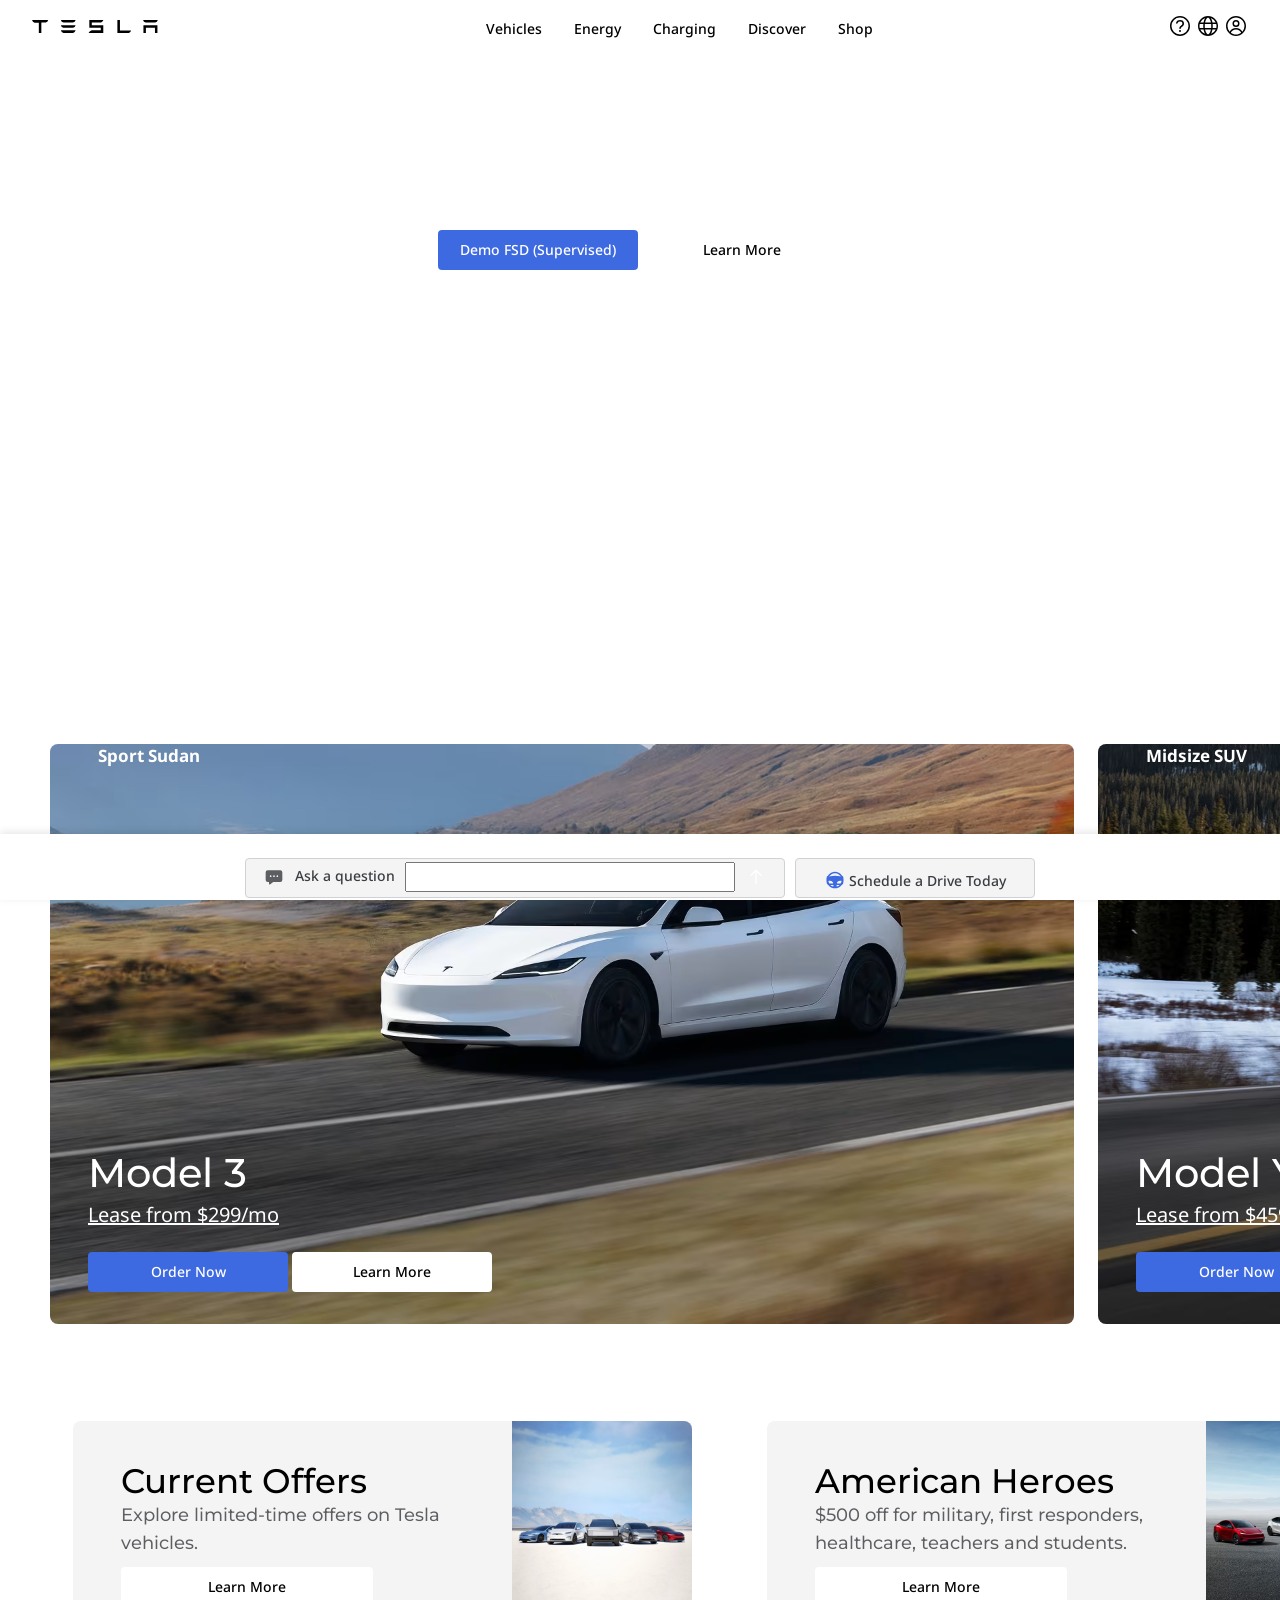
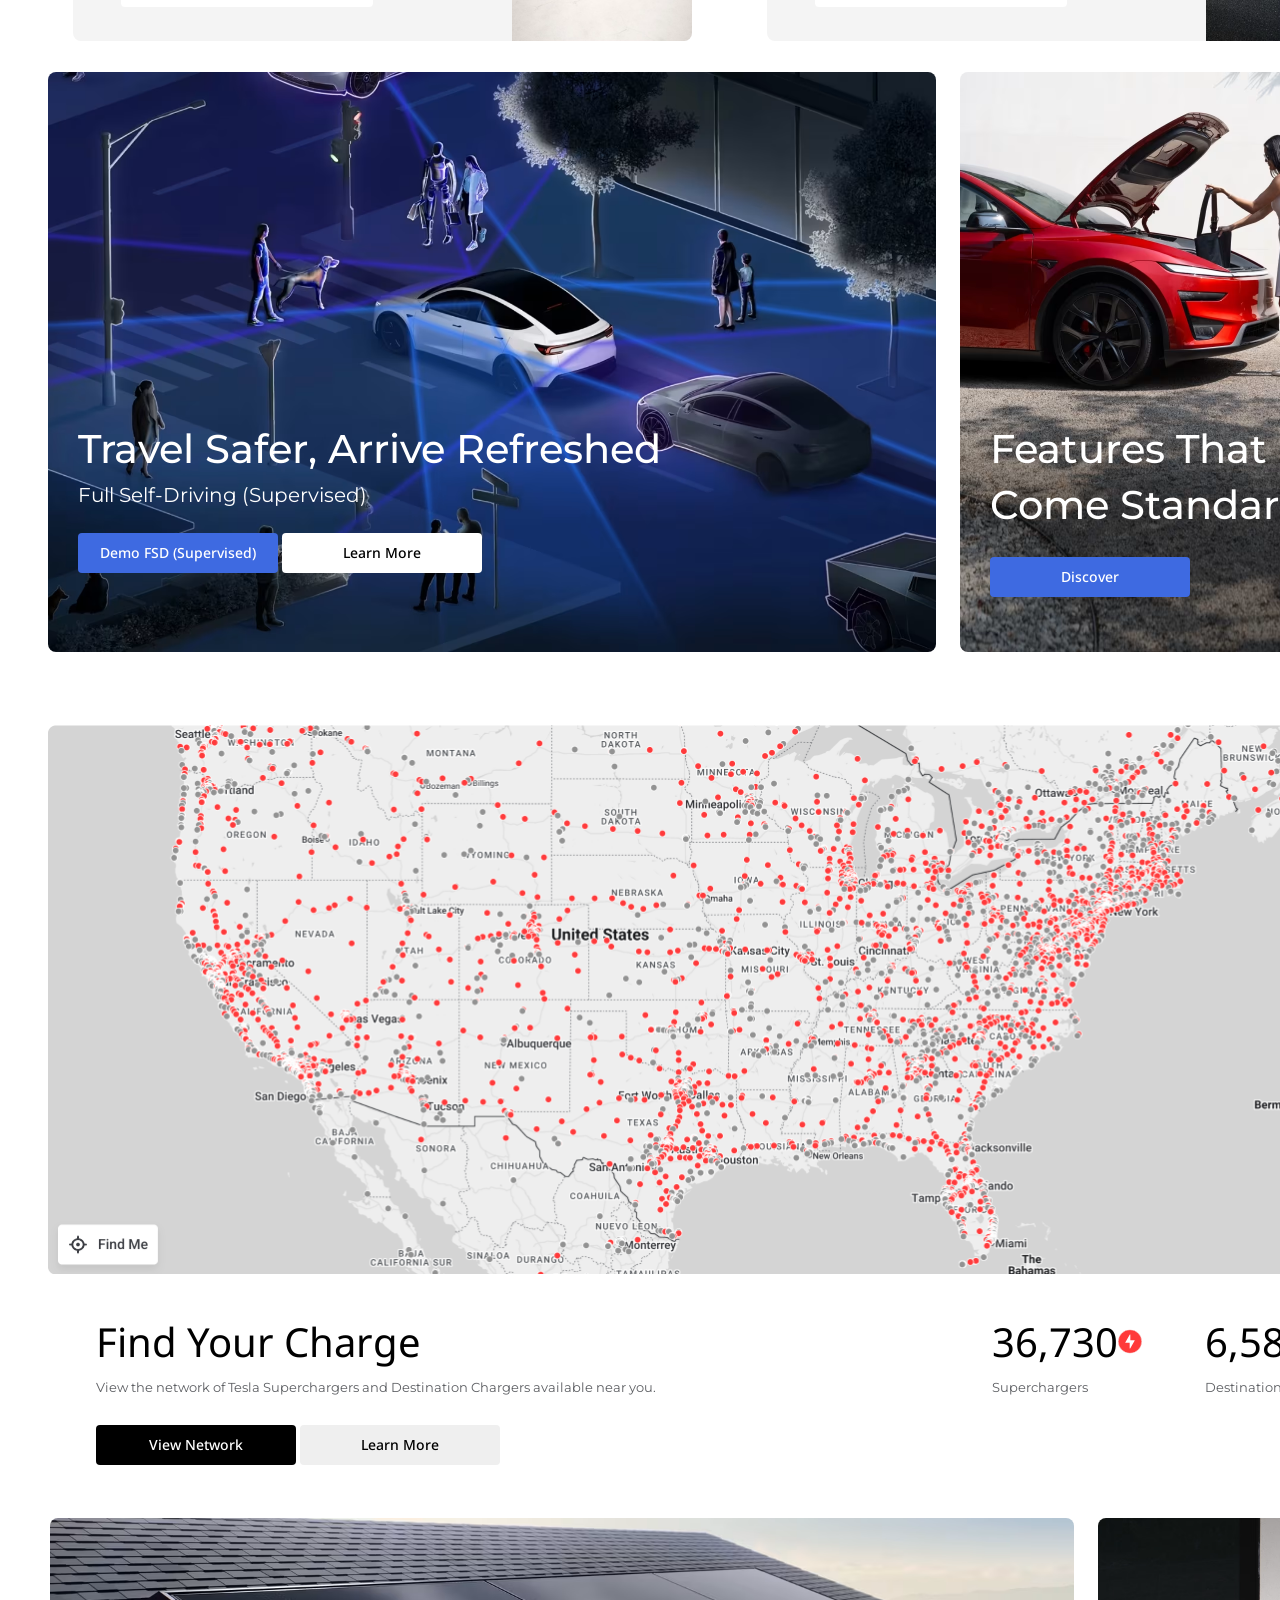
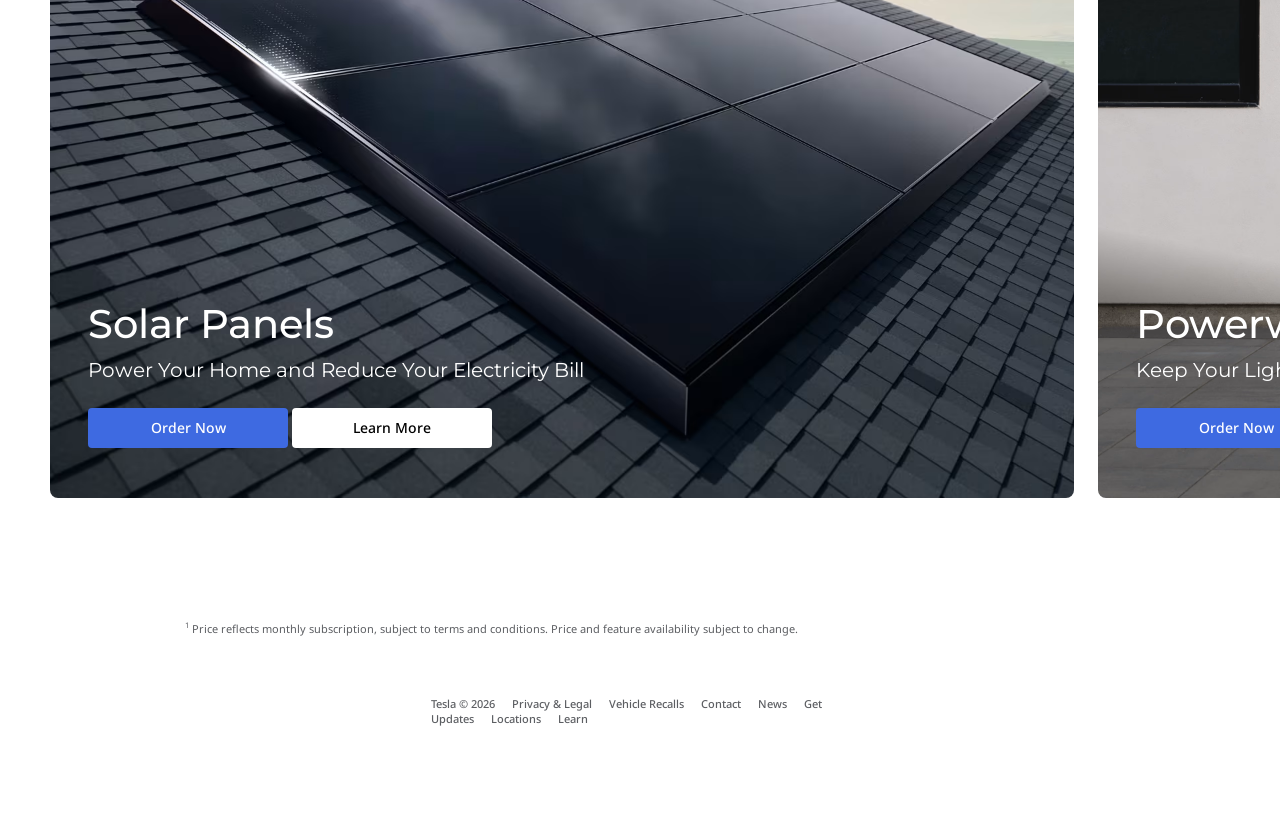
<file: index.html>
<!DOCTYPE html>
<html lang="en">
  <head>
    <meta charset="UTF-8" />
    <meta name="viewport" content="width=h1, initial-scale=1.0" />
    <title>Tesla Clone</title>
    <link rel="stylesheet" href="style.css" />
  </head>
  <body>
    <header>
      <!-- div for the tesla logo -->
      <div class="logo">
        <img src="./assets/logo.svg" alt="Tesla Logo" />
      </div>

      <!-- menu items -->
      <div class="menu-items">
        <span><a href="./assets/blank.html">Vehicles</a></span>
        <span><a href="./assets/blank.html">Energy</a></span>
        <span><a href="./assets/blank.html">Charging</a></span>
        <span><a href="./assets/blank.html">Discover</a></span>
        <span><a href="./assets/blank.html">Shop</a></span>
      </div>
      <!-- icons on header -->
      <div class="nav-items">
        <img class="icons" src="./assets/support.svg" alt="Support icon" />
        <img class="icons" src="./assets/language.svg" alt="Language icon" />
        <img class="icons" src="./assets/account.svg" alt="Account icon" />
      </div>
    </header>
    <!-- start of the main section -->
    <main>
      <!-- video background -->
      <section id="hero">
        <video id="banner" autoplay playsinline muted loop>
          <source
            src="https://digitalassets.tesla.com/tesla-contents/video/upload/f_auto,q_auto:best/Homepage-Promo-Carousel-FSD-Supervised-Tablet.mp4"
            type="video/mp4"
          />
        </video>
        <!-- banner info -->
        <div class="text">
          <h1>Full Self-Driving (Supervised)</h1>
          <h4>Available for $99/mo</h4>
          <button class="blue-btn">Demo FSD (Supervised)</button>
          <button class="transp-btn">Learn More</button>
        </div>
      </section>
      <!-- slideshow or cards section -->
      <section class="slideshow-container">
        <section class="slideshow">
          <!-- first slide -->
          <div class="slide s1">
            <h5>Sport Sudan</h5>
            <div class="left-corner">
              <h1>Model 3</h1>
              <a
                href="https://www.tesla.com/model3/design?cfg=%24MT367&id=finplat.AUTO_LEASE%3AOPERATIONAL_LEASE%3ACT_PRIVATE#overview"
                >Lease from $299/mo</a
              >
              <button class="blue-btn">Order Now</button>
              <button class="transp-btn">Learn More</button>
            </div>
          </div>
          <!-- second slide -->
          <div class="slide s2">
            <h5>Midsize SUV</h5>
            <div class="left-corner">
              <h1>Model Y</h1>
              <a
                href="https://www.tesla.com/modely/design?id=finplat.AUTO_LEASE%3AOPERATIONAL_LEASE%3ACT_PRIVATE#overview"
                >Lease from $459/mo</a
              >
              <button class="blue-btn">Order Now</button>
              <button class="transp-btn">Learn More</button>
            </div>
          </div>
          <!-- third slide -->
          <div class="slide s3">
            <h5>Utility Truck</h5>
            <div class="left-corner">
              <img
                id="crop"
                src="assets/cybertruck-logo.svg"
                alt="Cyber Truck Logo"
              />
              <a
                href="https://www.tesla.com/cybertruck/design?id=finplat.AUTO_LEASE%3AOPERATIONAL_LEASE%3ACT_PRIVATE#overview"
                >Lease from $849/mo</a
              >
              <button class="blue-btn">Order Now</button>
              <button class="transp-btn">Learn More</button>
            </div>
          </div>
          <!-- fouth slide -->
          <div class="slide s4">
            <h5>Luxury Sedan</h5>
            <div class="left-corner">
              <h1>Model S</h1>
              <button class="blue-btn">Order Now</button>
              <button class="transp-btn">Learn More</button>
            </div>
          </div>
          <!-- fifth slide -->
          <div class="slide s5">
            <h1>Luxury SUV</h1>
            <div class="left-corner">
              <h1>Model X</h1>
              <button class="blue-btn">Order Now</button>
              <button class="transp-btn">Learn More</button>
            </div>
          </div>
        </section>
      </section>
      <!-- card advertisements -->
      <section id="marketing-cards">
        <div class="marketing-card">
          <div class="left-side">
            <h1>Current Offers</h1>
            <h4>Explore limited-time offers on Tesla vehicles.</h4>
            <button>Learn More</button>
          </div>
          <div class="right-side">
            <img src="assets/Current-Offers.avif" alt="current offers" />
          </div>
        </div>
        <div class="marketing-card">
          <div class="left-side">
            <h1>American Heroes</h1>
            <h4>
              $500 off for military, first responders, healthcare, teachers and
              students.
            </h4>
            <button>Learn More</button>
          </div>
          <div class="right-side">
            <img src="assets/American-Heroes-v2.avif" alt="current offers" />
          </div>
        </div>
      </section>

      <!-- images showing benefits -->
      <section id="benefits">
        <div id="self-driving">
          <div class="special-left-corner">
            <h1>Travel Safer, Arrive Refreshed</h1>
            <h4>Full Self-Driving (Supervised)</h4>
            <button class="blue-btn">Demo FSD (Supervised)</button>
            <button class="transp-btn">Learn More</button>
          </div>
        </div>
        <div id="features">
          <div class="special-left-corner">
            <h1>Features That Come Standard</h1>
            <button class="blue-btn">Discover</button>
          </div>
        </div>
      </section>
      <!-- map -->
      <section id="map">
        <div id="locations">
          <img src="./assets/Screenshot 2026-04-18 at 20.06.24.png" alt="Map" />
        </div>

        <section id="details">
          <!-- about charging section -->
          <div class="charging1">
            <div class="stacked">
              <p>Find Your Charge</p>
              <h4>
                View the network of Tesla Superchargers and Destination Chargers
                available near you.
              </h4>
            </div>
            <div id="group">
              <div class="stacked">
                <div class="charging1">
                  <p>36,730</p>
                  <img src="./assets/lightning.svg" alt="lightning sign" />
                </div>
                <h4 class="power">Superchargers</h4>
              </div>
              <div class="stacked">
                <div class="charging1">
                  <p>6,584</p>
                  <img src="./assets/charging.svg" alt="Charging sign" />
                </div>
                <h4 class="power">Destination Chargers</h4>
              </div>
            </div>
          </div>

          <div id="cl-buttons">
            <button id="dark">View Network</button>
            <button id="light">Learn More</button>
          </div>
        </section>
      </section>
      <section class="slideshow-container">
        <section class="slideshow">
          <!-- first slide -->
          <div class="slide s6">
            <div class="left-corner">
              <h1>Solar Panels</h1>
              <h4>Power Your Home and Reduce Your Electricity Bill</h4>
              <button class="blue-btn">Order Now</button>
              <button class="transp-btn">Learn More</button>
            </div>
          </div>
          <!-- second slide -->
          <div class="slide s7">
            <div class="left-corner">
              <h1>Powerwall</h1>
              <h4>Keep Your Lights On During Outages</h4>
              <button class="blue-btn">Order Now</button>
              <button class="transp-btn">Learn More</button>
            </div>
          </div>
          <!-- third slide -->
          <div class="slide s8">
            <div class="left-corner">
              <h1>Megapack</h1>
              <h4>Massive Batteries for Massive Energy Support</h4>
              <button class="blue-btn">Learn More</button>
            </div>
          </div>
          <!-- fouth slide -->
          <div class="slide s9">
            <div class="left-corner">
              <h1>Solar Roof</h1>
              <h4>Generate Clean Energy With Your Roof</h4>
              <button class="blue-btn">Order Now</button>
              <button class="transp-btn">Learn More</button>
            </div>
          </div>
        </section>
      </section>
      <div id="fine-print">
        <h6>
          <sup>1</sup> Price reflects monthly subscription, subject to terms and
          conditions. Price and feature availability subject to change.
        </h6>
      </div>
    </main>
    <footer>
      <div id="footer-menu">
        <a href="./assets/blank.html" alt="">Tesla © 2026</a>
        <a href="./assets/blank.html">Privacy & Legal</a>
        <a href="./assets/blank.html">Vehicle Recalls</a>
        <a href="./assets/blank.html">Contact</a>
        <a href="./assets/blank.html">News</a>
        <a href="./assets/blank.html">Get Updates</a>
        <a href="./assets/blank.html">Locations</a>
        <a href="./assets/blank.html">Learn</a>
      </div>
      <div id="sticky-position">
        <div id="button-container">
          <button id="question-button">
            <!-- <div> -->
            <img
              class="footer-icons"
              src="./assets/askquestion.svg"
              alt="chat icon"
            />

            <span>Ask a question</span>
            <input id="input-size" type="text" />
            <img
              class="footer-icons"
              src="./assets/arrow-icon.svg"
              alt="arrow icon"
            />
            <!-- </div> -->
          </button>
          <button id="wheel-button">
            <img
              class="footer-icons"
              src="./assets/wheel.svg"
              alt="steering wheel icon"
            />
            <span>Schedule a Drive Today</span>
          </button>
        </div>
      </div>
    </footer>
  </body>
</html>
</file>
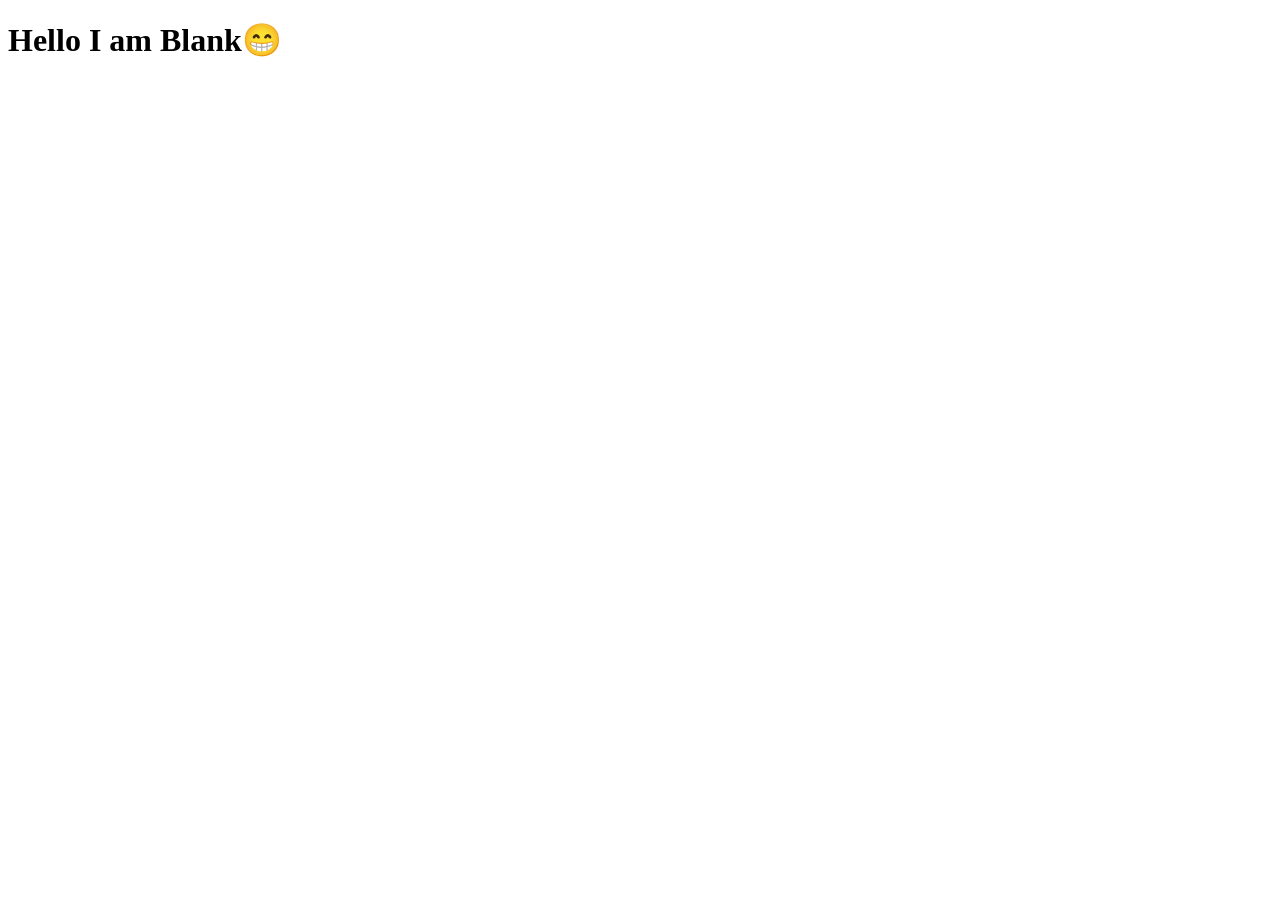
<file: assets/blank.html>
<!DOCTYPE html>
<html lang="en">
  <head>
    <meta charset="UTF-8" />
    <meta name="viewport" content="width=device-width, initial-scale=1.0" />
    <title>Dud</title>
  </head>
  <body>
    <h1>Hello I am Blank😁</h1>
  </body>
</html>
</file>
<file: style.css>
@import url("https://fonts.googleapis.com/css2?family=Noto+Sans:ital,wght@0,100..900;1,100..900&family=Roboto:ital,wght@0,100..900;1,100..900&display=swap");
@import url("https://fonts.googleapis.com/css2?family=Montserrat:ital,wght@0,100..900;1,100..900&family=Noto+Sans:ital,wght@0,100..900;1,100..900&family=Roboto:ital,wght@0,100..900;1,100..900&family=Urbanist:ital,wght@0,100..900;1,100..900&display=swap");
* {
  box-sizing: border-box;
  padding: 0;
  margin: 0;
  font-family: "Noto Sans", sans-serif;
}
header {
  display: flex;
  justify-content: space-between;
  align-items: center;
  position: sticky;
  height: 56px;
  top: 0;
  background-color: #fff;
  z-index: 1; /*specifies stack order of header element(larger index covers smaller one*/
}
header h4 {
  color: white;
}

.logo {
  width: 190px;
  height: 24px;
  padding: 0 32px;
  align-items: start;
  display: block;
  position: relative;
  cursor: pointer;
}
.menu-items {
  display: flex;
  justify-content: space-between;
  align-items: center;
  padding: 0 8px;
  font-size: 14px;
}
.menu-items a {
  text-decoration: none;
  color: black;
  font-weight: 500;
}
.nav-items {
  padding-right: 32px;
  align-items: center;
  gap: 10px;
}
.icons {
  width: 24px;
  height: 24px;
  cursor: pointer;
}
span {
  padding: 4px 16px;
}
span a:hover {
  background-color: rgb(242, 242, 242);
}
#hero {
  color: white;
  width: 100%;
  height: 100%;
  display: flex;
}
#banner {
  width: 100%;
  height: 100%;
}
.text {
  text-align: center;
  flex-direction: column;
  margin: 0;
  padding: 48px 32px;
  position: absolute;
  top: 70px;
  height: 100%;
  width: 100%;
}

.transp-btn {
  background-color: #fff;
  border: 3px solid #0000;
}
.transp-btn:hover {
  filter: brightness(0.9);
}
.slideshow-container {
  height: 676px;
  padding-left: 50px;
}
.slideshow /*carousel*/ {
  display: flex;
  width: 100%; /*change to 500%*/
  /* overflow: scroll; */
  padding-top: 48px;
  overflow-x: auto;
  position: relative;
  margin: auto;
  padding: 48px 48px 0 48px;
  gap: 24px;
  scroll-behavior: smooth;
  /* anchor-name: --carousel; */
  scroll-snap-type: x mandatory;
  scroll-marker-group: after;
}
.slideshow a {
  display: flex;
  font-weight: 400;
  font-size: 20px;
  color: rgb(255, 255, 255);
}
.slideshow::scroll-marker-group {
  display: flex;
  justify-content: center;
  gap: 10px;
}
.slideshow::-webkit-scrollbar {
  display: none;
}
.slide /*card*/ {
  scroll-snap-align: start;
  padding: 0 48px;
  min-width: 1024px;
  height: 580px;
  background-size: cover;
  border-radius: 8px;
  position: relative;
  flex: 0 0 calc(100%-48px);
  display: block;
}
.slide::scroll-marker {
  content: "";
  height: 12px;
  width: 12px;
  background-color: #5c5e62;
  border-radius: 60%;
  block-size: 14px;
  margin-top: 24px;
  font-weight: 400;
  justify-content: center;
  display: grid;
  row-gap: 8px;
  margin-bottom: 15px;
}
.slide::scroll-marker:target-current {
  background-color: black;
}
.s1 {
  background-image: url(./assets/model3.avif);
}
.s2 {
  background-image: url(./assets/modelY.avif);
}
.s3 {
  background-image: url(./assets/cyber-truck.avif);
}
.s4 {
  background-image: url(./assets/modelS.avif);
}
.s5 {
  background-image: url(./assets/modelX.avif);
}
.s6 {
  background-image: url(./assets/Solar-Panels.avif);
}
.s7 {
  background-image: url(./assets/Powerwall.avif);
}
.s8 {
  background-image: url(./assets/Megapack.avif);
}
.s9 {
  background-image: url(./assets/Solar-Roof.avif);
}
h1 {
  color: white;
  font-size: 40px;
  line-height: 56px;
  display: block;
  font-family: "Montserrat", sans-serif;
  font-weight: 500;
}
h4 {
  color: white;
  font-size: 20px;
  font-weight: 400;
  line-height: 28px;
  font-family: "Montserrat", sans-serif;
  margin-top: 4px;
}
h5 {
  font-size: 17px;
  color: white;
}
button {
  width: 200px;
  height: 40px;
  padding: 4px;
  border-radius: 4px;
  font-size: 14px;
  font-weight: 500;
  line-height: 1.2;
  text-align: center;
  margin-top: 24px;
  cursor: pointer;
}
.blue-btn {
  background-color: #3e6ae1;
  border: 3px solid #0000;
  color: white;
}
.blue-btn:hover {
  filter: brightness(0.9);
}
.left-corner {
  padding: 30px;
  justify-content: flex-end;
  justify-items: left;
  bottom: -60%;
  position: relative;
  left: -40px;
}
#crop {
  width: 240px;
  height: 67.5078px;
  color: white;
  filter: brightness(0) invert(1);
}
#marketing-cards {
  padding: 48px 48px 0 48px;
  /* display: flex; */
  display: grid;
  grid-template-columns: auto auto;
  gap: 10px;
  position: relative;
}
.marketing-card {
  width: 660px;
  height: 220px;

  display: flex;

  border-radius: 8px;
  border: 1px solid #0000;
  margin-left: 24px;
}
.right-side {
  width: 220px;
  height: 220px;
}
.right-side img {
  /* height: 190px; */
  height: 100%;
  align-items: center;
  border-bottom-right-radius: 8px;
  border-top-right-radius: 8px;
  object-fit: cover;
}
.left-side {
  padding: 32px 24px 48px 48px;
  /* flex-direction: column; */
  text-align: left;
  background-color: #f4f4f4;
  height: 220px;
  width: 440px;
  border-bottom-left-radius: 8px;
  border-top-left-radius: 8px;
  /* display: inline-block; */
}
.left-side h4 {
  color: #5c5e62;
  font-weight: 460;
  font-size: 18px;
  margin-left: 0;
  height: 56px;
  width: 368;
  padding: 0;
}
.left-side h1 {
  font-size: 34px;
  color: black;
  height: 44px;

  /* line-height: px; */
}
.left-side button {
  width: 252px;
  height: 40px;
  margin-top: 10px;
  /* padding-top: 16px; */
  padding: 4px;
  border: 0px solid #0000;
  border-radius: 4px;
  align-items: center;
  font-size: 14px;
  background-color: #fff;
}
.left-side button:hover {
  filter: brightness(0.9);
}
#benefits {
  display: grid;
  grid-template-columns: auto auto;
  gap: 24px;
  height: 644px;
  padding: 32px 48px;
}
#self-driving {
  display: flex;
  background-image: url(./assets/Safety.avif);
  border-radius: 8px;
  width: 888px;
  height: 580px;
  opacity: 1;
  position: relative;
  background-size: cover;
  background-repeat: no-repeat;
  background-position: center;
}
.special-left-corner {
  padding: 30px;
  justify-content: flex-end;
  justify-items: left;
  bottom: -55%;
  position: relative;
}
#features {
  display: flex;
  background-image: url(./assets/features.avif);
  border-radius: 8px;
  height: 580px;
  width: 432px;
  background-size: cover;
  background-repeat: no-repeat;
  background-position: center;
}
#map {
  padding: 40px 48px;
  display: grid;
  height: 786px;
}

#locations {
  height: 550px;
  padding: 0;
  display: flex;
}
#details {
  /* display: flex; */
  padding: 40px 48px;
  /* gap: 130px; */
}
#details h4 {
  color: black;
  font-size: 13px;
  font-weight: 400;
  line-height: 28px;
  justify-content: space-between;
  color: rgb(92, 94, 98);
  text-align: start;
}
.charging1 {
  display: flex;
  justify-content: space-between;
}
.stacked {
  display: flex;
  flex-direction: column;
}
p {
  font-size: 40px;
}
#group {
  display: flex;
  justify-content: space-between;
  width: 351.64px;
}
.power {
  display: flex;
  align-items: center;
}

/* .charging2 {
  display: flex;
}

.charging2 img {
  height: 48px;
  width: 48px;
  display: flex;
  align-items: center;
} */

#dark {
  background-color: black;
  color: white;
  border: 3px solid #0000;
}
#dark:active {
  border: 3px solid white;
}
#light {
  border: 3px solid #0000;
}
#light:active {
  border: 3px solid black;
}
#fine-print {
  height: 150px;
  padding: 54px 20px 50px 20px;
  margin: 0 165px 0 165px;
}
h6 {
  color: rgb(92, 94, 98);
  font-size: 11px;
  font-weight: 400;
  line-height: 50px;
}
sup {
  font-size: 0.7em;
}

footer {
  padding: 0 24px 60px 24px;
  font-weight: 500;
  font-size: 11px;
  display: flex;
  flex-direction: column;
}
footer a {
  margin-right: 14px;
  color: rgb(92, 94, 98);
  text-decoration: none;
}
#footer-menu {
  margin-left: 406.656px;
  margin-right: 406.656px;
  height: 70px;
}
#sticky-position {
  display: flex;
  justify-content: center;
  position: fixed;
  width: 100%;
  height: 66px;
  bottom: 0;
  background-color: #fff;
  z-index: 1;
  box-shadow: rgba(0, 0, 0, 0.1) 0px -2px 8px 0px;
  right: 0;
}

#button-container {
  height: 70px;
  padding: 0px 24px 0 24px;
  display: flex;
  justify-content: center;
  gap: 10px;

  /* background-color: white;
  position: sticky; */
}
#question-button {
  width: 540px;
  height: 40px;
  padding: 4px 18px;
  background-color: #f4f4f4;
  display: inline-flex;
  justify-content: space-between;
  left: 15px;
  border: 1px solid #d0d1d2;
}
#question-button span {
  padding: 0;
  font-size: 14px;
  position: relative;
  bottom: -5px;
  color: #393c41;
}
.footer-icons {
  height: 20px;
  width: 20px;
  padding: 0;
  position: relative;
  bottom: -4px;
}
#input-size {
  width: 330px;
  height: 30px;
  color: rgb(142, 142, 142);
  text-align: center;
  position: relative;
  bottom: 1px;
}
#wheel-button {
  width: 240px;
  height: 40px;
  padding: 4px 24px;
  position: relative;
  border: 1px solid #d0d1d2;
  background-color: #f4f4f4;
}

#wheel-button span {
  padding: 0;
  font-size: 14px;
  position: relative;
  color: #393c41;
}

/* #inside-container {
  width: 540px;
  height: 40px;
} */
</file>
